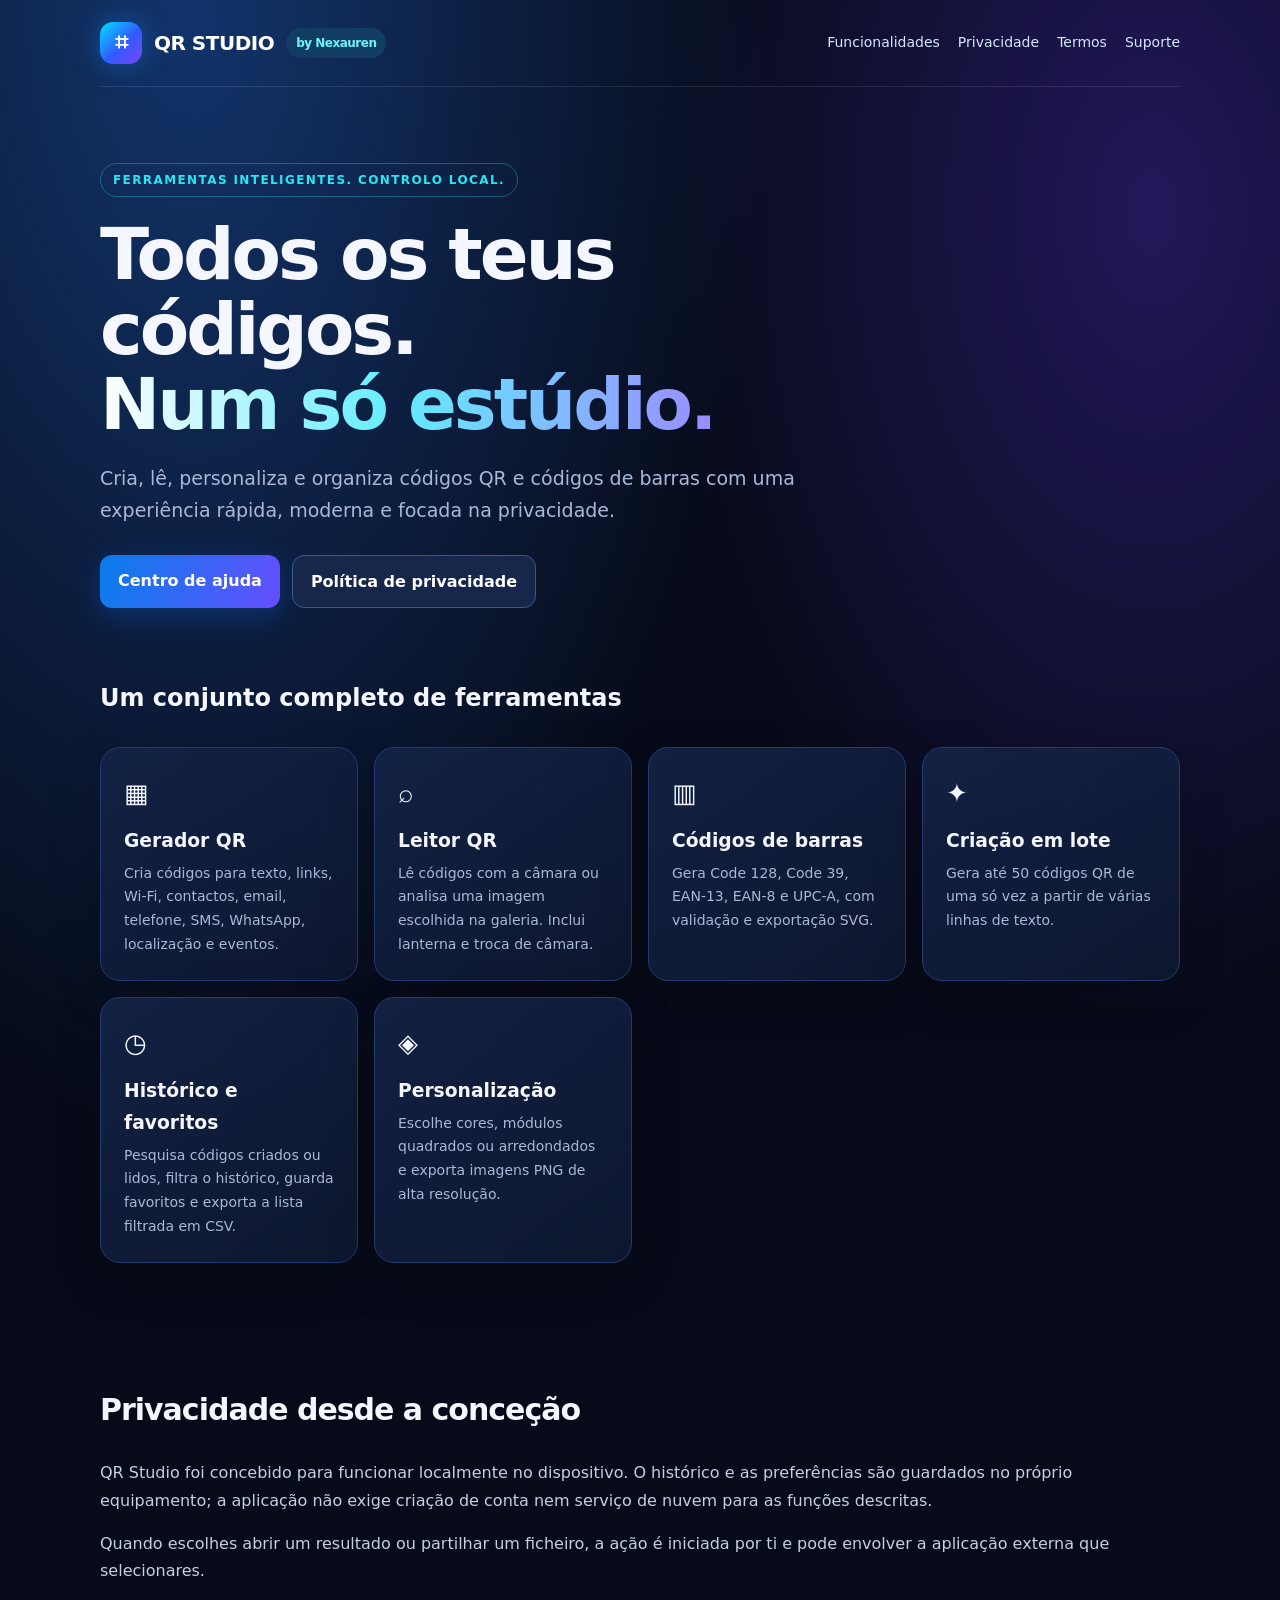
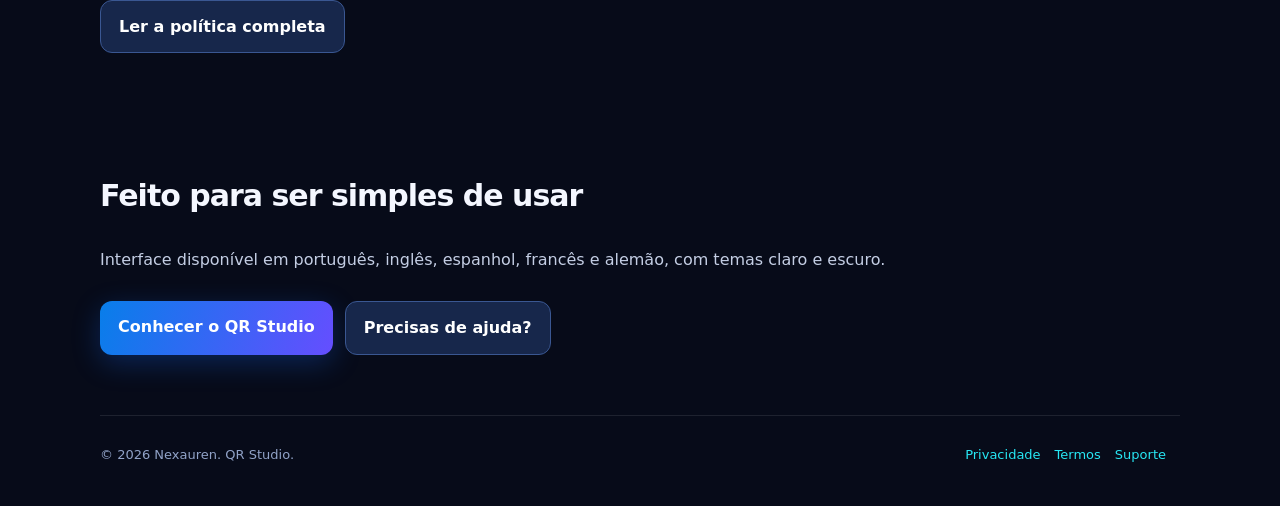
<file: docs/index.html>
<!doctype html>
<html lang="pt">
<head>
<meta charset="utf-8"><meta name="viewport" content="width=device-width,initial-scale=1">
<meta name="description" content="QR Studio by Nexauren — crie, leia, personalize e organize códigos QR e códigos de barras num só lugar.">
<meta name="theme-color" content="#070b19">
<title>QR Studio — Ferramentas QR e códigos de barras | Nexauren</title>
<link rel="stylesheet" href="assets/site.css">
</head>
<body><div class="wrap">
<header class="top"><a class="brand" href="index.html"><span class="mark">⌗</span> QR STUDIO <span class="pill">by Nexauren</span></a><nav class="nav"><a href="#features">Funcionalidades</a><a href="privacy.html">Privacidade</a><a href="terms.html">Termos</a><a href="support.html">Suporte</a></nav></header>
<main>
<section class="hero"><span class="eyebrow">Ferramentas inteligentes. Controlo local.</span><h1>Todos os teus códigos.<br><span class="gradient">Num só estúdio.</span></h1><p class="lead">Cria, lê, personaliza e organiza códigos QR e códigos de barras com uma experiência rápida, moderna e focada na privacidade.</p><div class="actions"><a class="btn" href="support.html">Centro de ajuda</a><a class="btn alt" href="privacy.html">Política de privacidade</a></div></section>
<section id="features"><h2>Um conjunto completo de ferramentas</h2><div class="grid">
<article class="card"><div class="ico">▦</div><h3>Gerador QR</h3><p>Cria códigos para texto, links, Wi-Fi, contactos, email, telefone, SMS, WhatsApp, localização e eventos.</p></article>
<article class="card"><div class="ico">⌕</div><h3>Leitor QR</h3><p>Lê códigos com a câmara ou analisa uma imagem escolhida na galeria. Inclui lanterna e troca de câmara.</p></article>
<article class="card"><div class="ico">▥</div><h3>Códigos de barras</h3><p>Gera Code 128, Code 39, EAN-13, EAN-8 e UPC-A, com validação e exportação SVG.</p></article>
<article class="card"><div class="ico">✦</div><h3>Criação em lote</h3><p>Gera até 50 códigos QR de uma só vez a partir de várias linhas de texto.</p></article>
<article class="card"><div class="ico">◷</div><h3>Histórico e favoritos</h3><p>Pesquisa códigos criados ou lidos, filtra o histórico, guarda favoritos e exporta a lista filtrada em CSV.</p></article>
<article class="card"><div class="ico">◈</div><h3>Personalização</h3><p>Escolhe cores, módulos quadrados ou arredondados e exporta imagens PNG de alta resolução.</p></article>
</div></section>
<section class="section"><h2>Privacidade desde a conceção</h2><p>QR Studio foi concebido para funcionar localmente no dispositivo. O histórico e as preferências são guardados no próprio equipamento; a aplicação não exige criação de conta nem serviço de nuvem para as funções descritas.</p><p>Quando escolhes abrir um resultado ou partilhar um ficheiro, a ação é iniciada por ti e pode envolver a aplicação externa que selecionares.</p><a class="btn alt" href="privacy.html">Ler a política completa</a></section>
<section class="section"><h2>Feito para ser simples de usar</h2><p>Interface disponível em português, inglês, espanhol, francês e alemão, com temas claro e escuro.</p><div class="actions"><a class="btn" href="about.html">Conhecer o QR Studio</a><a class="btn alt" href="support.html">Precisas de ajuda?</a></div></section>
</main>
<footer class="footer"><div>© 2026 Nexauren. QR Studio.</div><div><a href="privacy.html">Privacidade</a><a href="terms.html">Termos</a><a href="support.html">Suporte</a></div></footer>
</div></body></html>
</file>
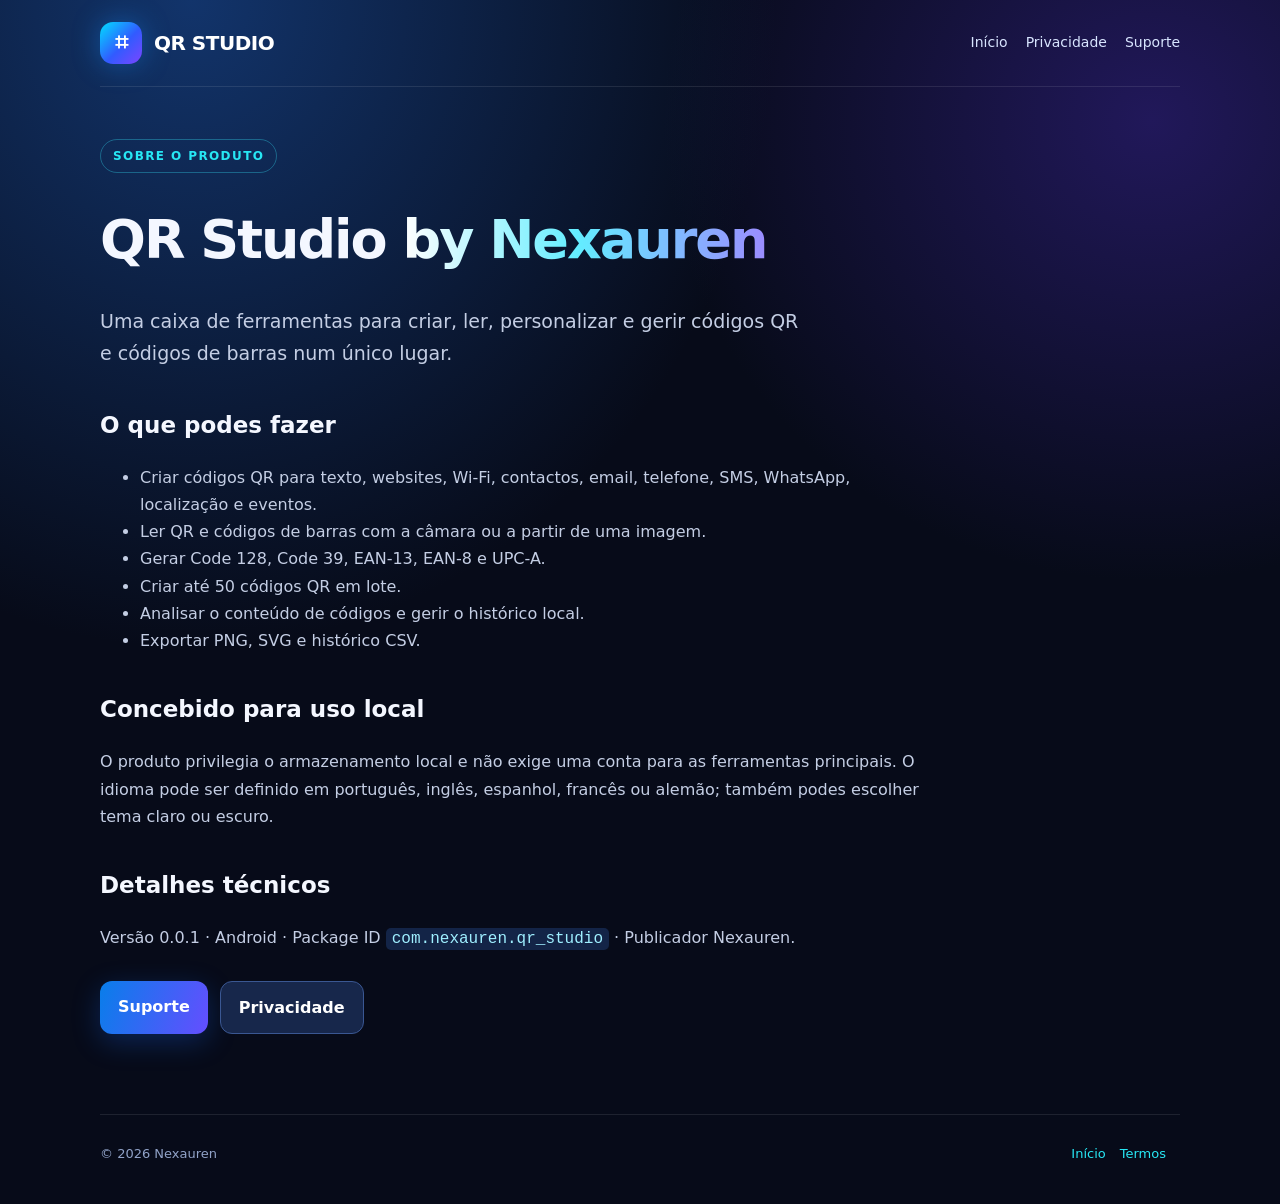
<file: docs/about.html>
<!doctype html>
<html lang="pt"><head><meta charset="utf-8"><meta name="viewport" content="width=device-width,initial-scale=1"><meta name="description" content="Sobre o QR Studio by Nexauren."><meta name="theme-color" content="#070b19"><title>Sobre — QR Studio</title><link rel="stylesheet" href="assets/site.css"></head>
<body><div class="wrap"><header class="top"><a class="brand" href="index.html"><span class="mark">⌗</span> QR STUDIO</a><nav class="nav"><a href="index.html">Início</a><a href="privacy.html">Privacidade</a><a href="support.html">Suporte</a></nav></header>
<main class="doc"><span class="eyebrow">Sobre o produto</span><h1>QR Studio <span class="gradient">by Nexauren</span></h1><p class="lead">Uma caixa de ferramentas para criar, ler, personalizar e gerir códigos QR e códigos de barras num único lugar.</p>
<h2>O que podes fazer</h2><ul><li>Criar códigos QR para texto, websites, Wi-Fi, contactos, email, telefone, SMS, WhatsApp, localização e eventos.</li><li>Ler QR e códigos de barras com a câmara ou a partir de uma imagem.</li><li>Gerar Code 128, Code 39, EAN-13, EAN-8 e UPC-A.</li><li>Criar até 50 códigos QR em lote.</li><li>Analisar o conteúdo de códigos e gerir o histórico local.</li><li>Exportar PNG, SVG e histórico CSV.</li></ul>
<h2>Concebido para uso local</h2><p>O produto privilegia o armazenamento local e não exige uma conta para as ferramentas principais. O idioma pode ser definido em português, inglês, espanhol, francês ou alemão; também podes escolher tema claro ou escuro.</p>
<h2>Detalhes técnicos</h2><p>Versão 0.0.1 · Android · Package ID <code>com.nexauren.qr_studio</code> · Publicador Nexauren.</p>
<div class="actions"><a class="btn" href="support.html">Suporte</a><a class="btn alt" href="privacy.html">Privacidade</a></div></main><footer class="footer"><div>© 2026 Nexauren</div><div><a href="index.html">Início</a><a href="terms.html">Termos</a></div></footer></div></body></html>
</file>
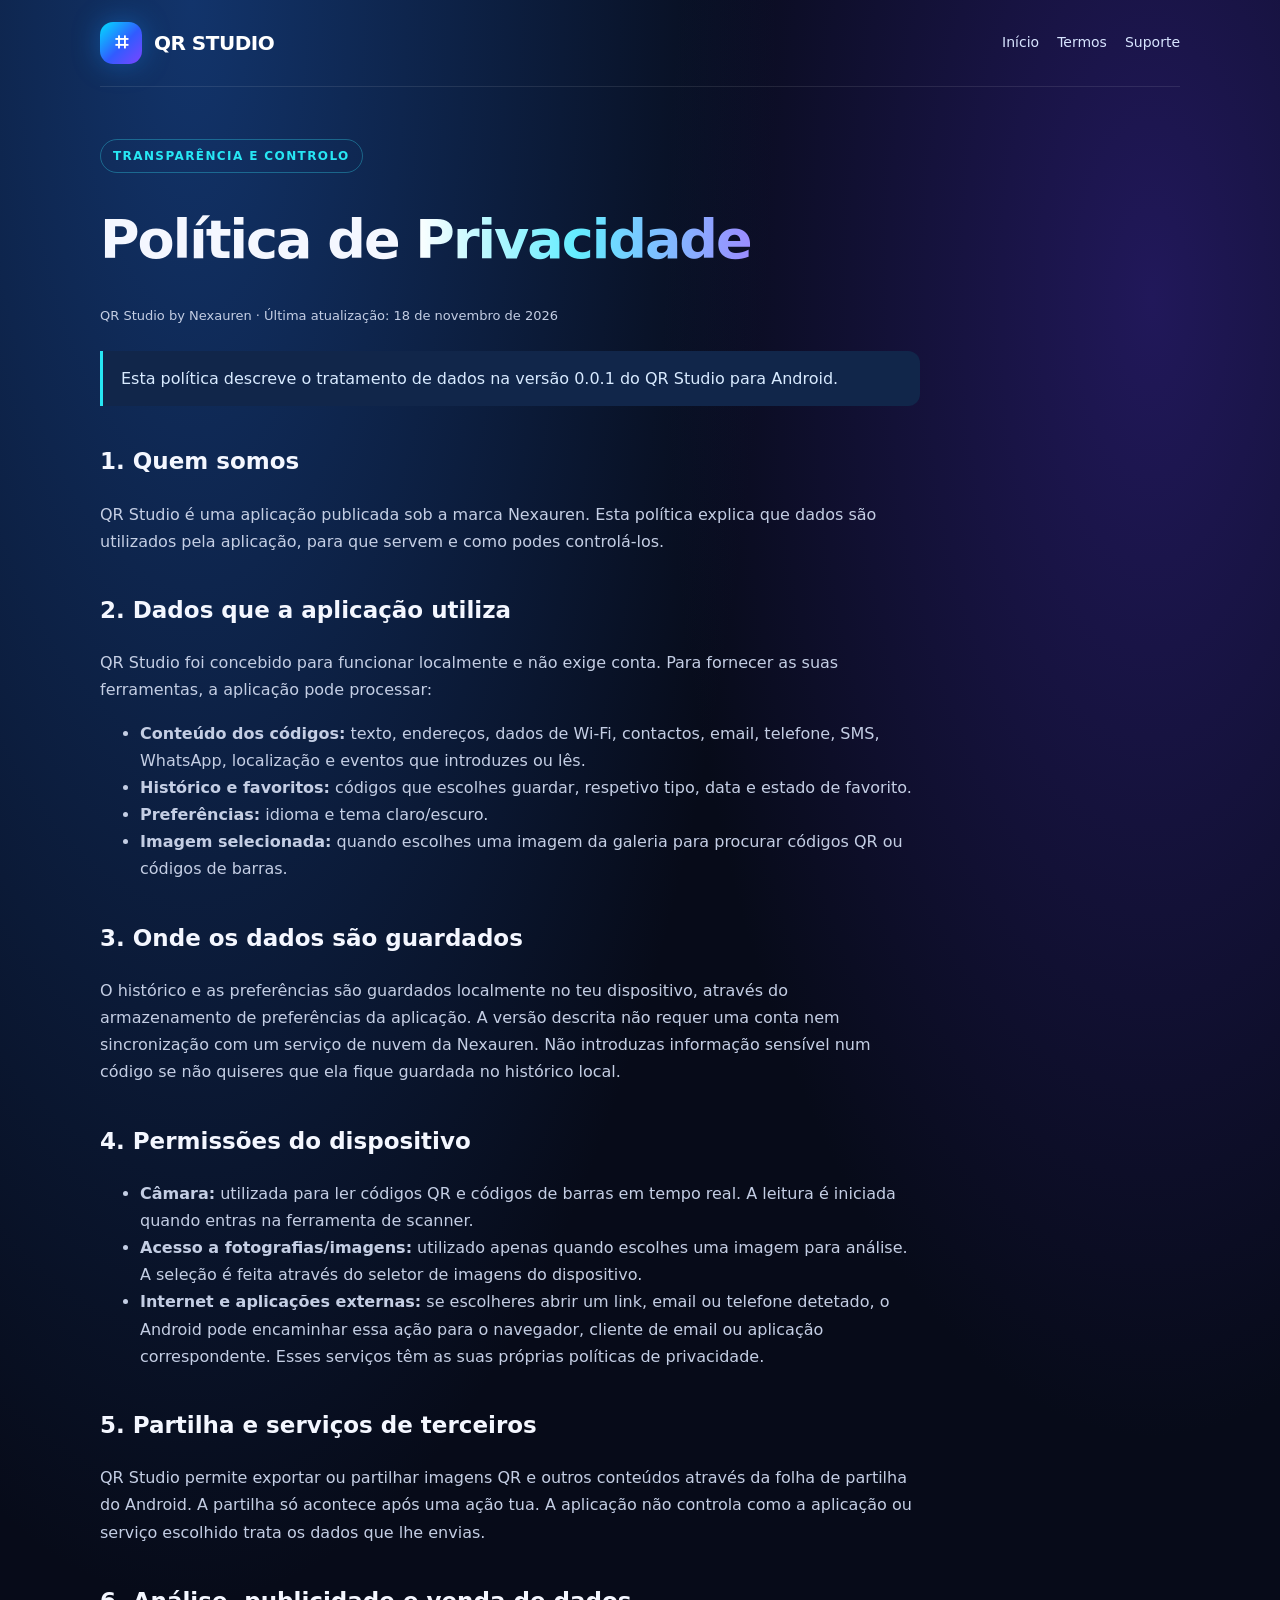
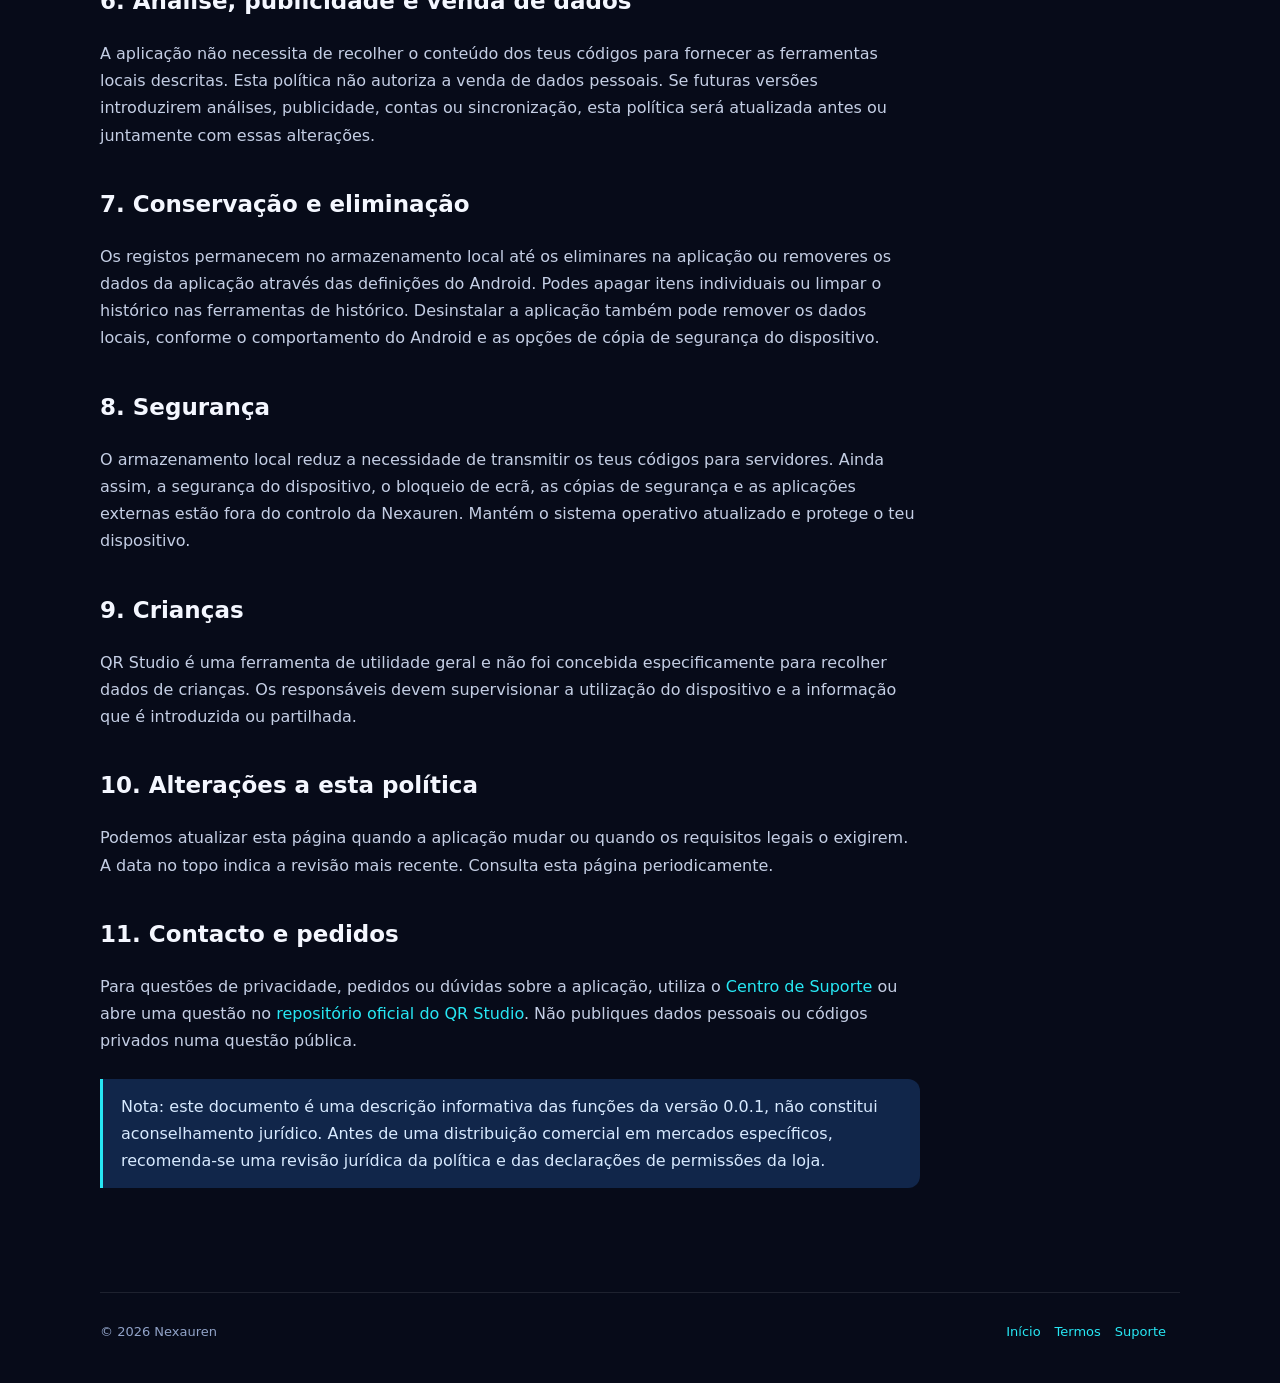
<file: docs/privacy.html>
<!doctype html>
<html lang="pt"><head><meta charset="utf-8"><meta name="viewport" content="width=device-width,initial-scale=1"><meta name="description" content="Política de Privacidade do QR Studio by Nexauren."><meta name="theme-color" content="#070b19"><title>Política de Privacidade — QR Studio</title><link rel="stylesheet" href="assets/site.css"></head>
<body><div class="wrap"><header class="top"><a class="brand" href="index.html"><span class="mark">⌗</span> QR STUDIO</a><nav class="nav"><a href="index.html">Início</a><a href="terms.html">Termos</a><a href="support.html">Suporte</a></nav></header>
<main class="doc"><span class="eyebrow">Transparência e controlo</span><h1>Política de <span class="gradient">Privacidade</span></h1><p class="meta">QR Studio by Nexauren · Última atualização: 18 de novembro de 2026</p>
<div class="notice">Esta política descreve o tratamento de dados na versão 0.0.1 do QR Studio para Android.</div>
<h2>1. Quem somos</h2><p>QR Studio é uma aplicação publicada sob a marca Nexauren. Esta política explica que dados são utilizados pela aplicação, para que servem e como podes controlá-los.</p>
<h2>2. Dados que a aplicação utiliza</h2><p>QR Studio foi concebido para funcionar localmente e não exige conta. Para fornecer as suas ferramentas, a aplicação pode processar:</p><ul><li><strong>Conteúdo dos códigos:</strong> texto, endereços, dados de Wi-Fi, contactos, email, telefone, SMS, WhatsApp, localização e eventos que introduzes ou lês.</li><li><strong>Histórico e favoritos:</strong> códigos que escolhes guardar, respetivo tipo, data e estado de favorito.</li><li><strong>Preferências:</strong> idioma e tema claro/escuro.</li><li><strong>Imagem selecionada:</strong> quando escolhes uma imagem da galeria para procurar códigos QR ou códigos de barras.</li></ul>
<h2>3. Onde os dados são guardados</h2><p>O histórico e as preferências são guardados localmente no teu dispositivo, através do armazenamento de preferências da aplicação. A versão descrita não requer uma conta nem sincronização com um serviço de nuvem da Nexauren. Não introduzas informação sensível num código se não quiseres que ela fique guardada no histórico local.</p>
<h2>4. Permissões do dispositivo</h2><ul><li><strong>Câmara:</strong> utilizada para ler códigos QR e códigos de barras em tempo real. A leitura é iniciada quando entras na ferramenta de scanner.</li><li><strong>Acesso a fotografias/imagens:</strong> utilizado apenas quando escolhes uma imagem para análise. A seleção é feita através do seletor de imagens do dispositivo.</li><li><strong>Internet e aplicações externas:</strong> se escolheres abrir um link, email ou telefone detetado, o Android pode encaminhar essa ação para o navegador, cliente de email ou aplicação correspondente. Esses serviços têm as suas próprias políticas de privacidade.</li></ul>
<h2>5. Partilha e serviços de terceiros</h2><p>QR Studio permite exportar ou partilhar imagens QR e outros conteúdos através da folha de partilha do Android. A partilha só acontece após uma ação tua. A aplicação não controla como a aplicação ou serviço escolhido trata os dados que lhe envias.</p>
<h2>6. Análise, publicidade e venda de dados</h2><p>A aplicação não necessita de recolher o conteúdo dos teus códigos para fornecer as ferramentas locais descritas. Esta política não autoriza a venda de dados pessoais. Se futuras versões introduzirem análises, publicidade, contas ou sincronização, esta política será atualizada antes ou juntamente com essas alterações.</p>
<h2>7. Conservação e eliminação</h2><p>Os registos permanecem no armazenamento local até os eliminares na aplicação ou removeres os dados da aplicação através das definições do Android. Podes apagar itens individuais ou limpar o histórico nas ferramentas de histórico. Desinstalar a aplicação também pode remover os dados locais, conforme o comportamento do Android e as opções de cópia de segurança do dispositivo.</p>
<h2>8. Segurança</h2><p>O armazenamento local reduz a necessidade de transmitir os teus códigos para servidores. Ainda assim, a segurança do dispositivo, o bloqueio de ecrã, as cópias de segurança e as aplicações externas estão fora do controlo da Nexauren. Mantém o sistema operativo atualizado e protege o teu dispositivo.</p>
<h2>9. Crianças</h2><p>QR Studio é uma ferramenta de utilidade geral e não foi concebida especificamente para recolher dados de crianças. Os responsáveis devem supervisionar a utilização do dispositivo e a informação que é introduzida ou partilhada.</p>
<h2>10. Alterações a esta política</h2><p>Podemos atualizar esta página quando a aplicação mudar ou quando os requisitos legais o exigirem. A data no topo indica a revisão mais recente. Consulta esta página periodicamente.</p>
<h2>11. Contacto e pedidos</h2><p>Para questões de privacidade, pedidos ou dúvidas sobre a aplicação, utiliza o <a href="support.html">Centro de Suporte</a> ou abre uma questão no <a href="https://github.com/nexauren1/QR-Studio./issues" target="_blank" rel="noopener">repositório oficial do QR Studio</a>. Não publiques dados pessoais ou códigos privados numa questão pública.</p>
<div class="notice">Nota: este documento é uma descrição informativa das funções da versão 0.0.1, não constitui aconselhamento jurídico. Antes de uma distribuição comercial em mercados específicos, recomenda-se uma revisão jurídica da política e das declarações de permissões da loja.</div>
</main><footer class="footer"><div>© 2026 Nexauren</div><div><a href="index.html">Início</a><a href="terms.html">Termos</a><a href="support.html">Suporte</a></div></footer></div></body></html>
</file>
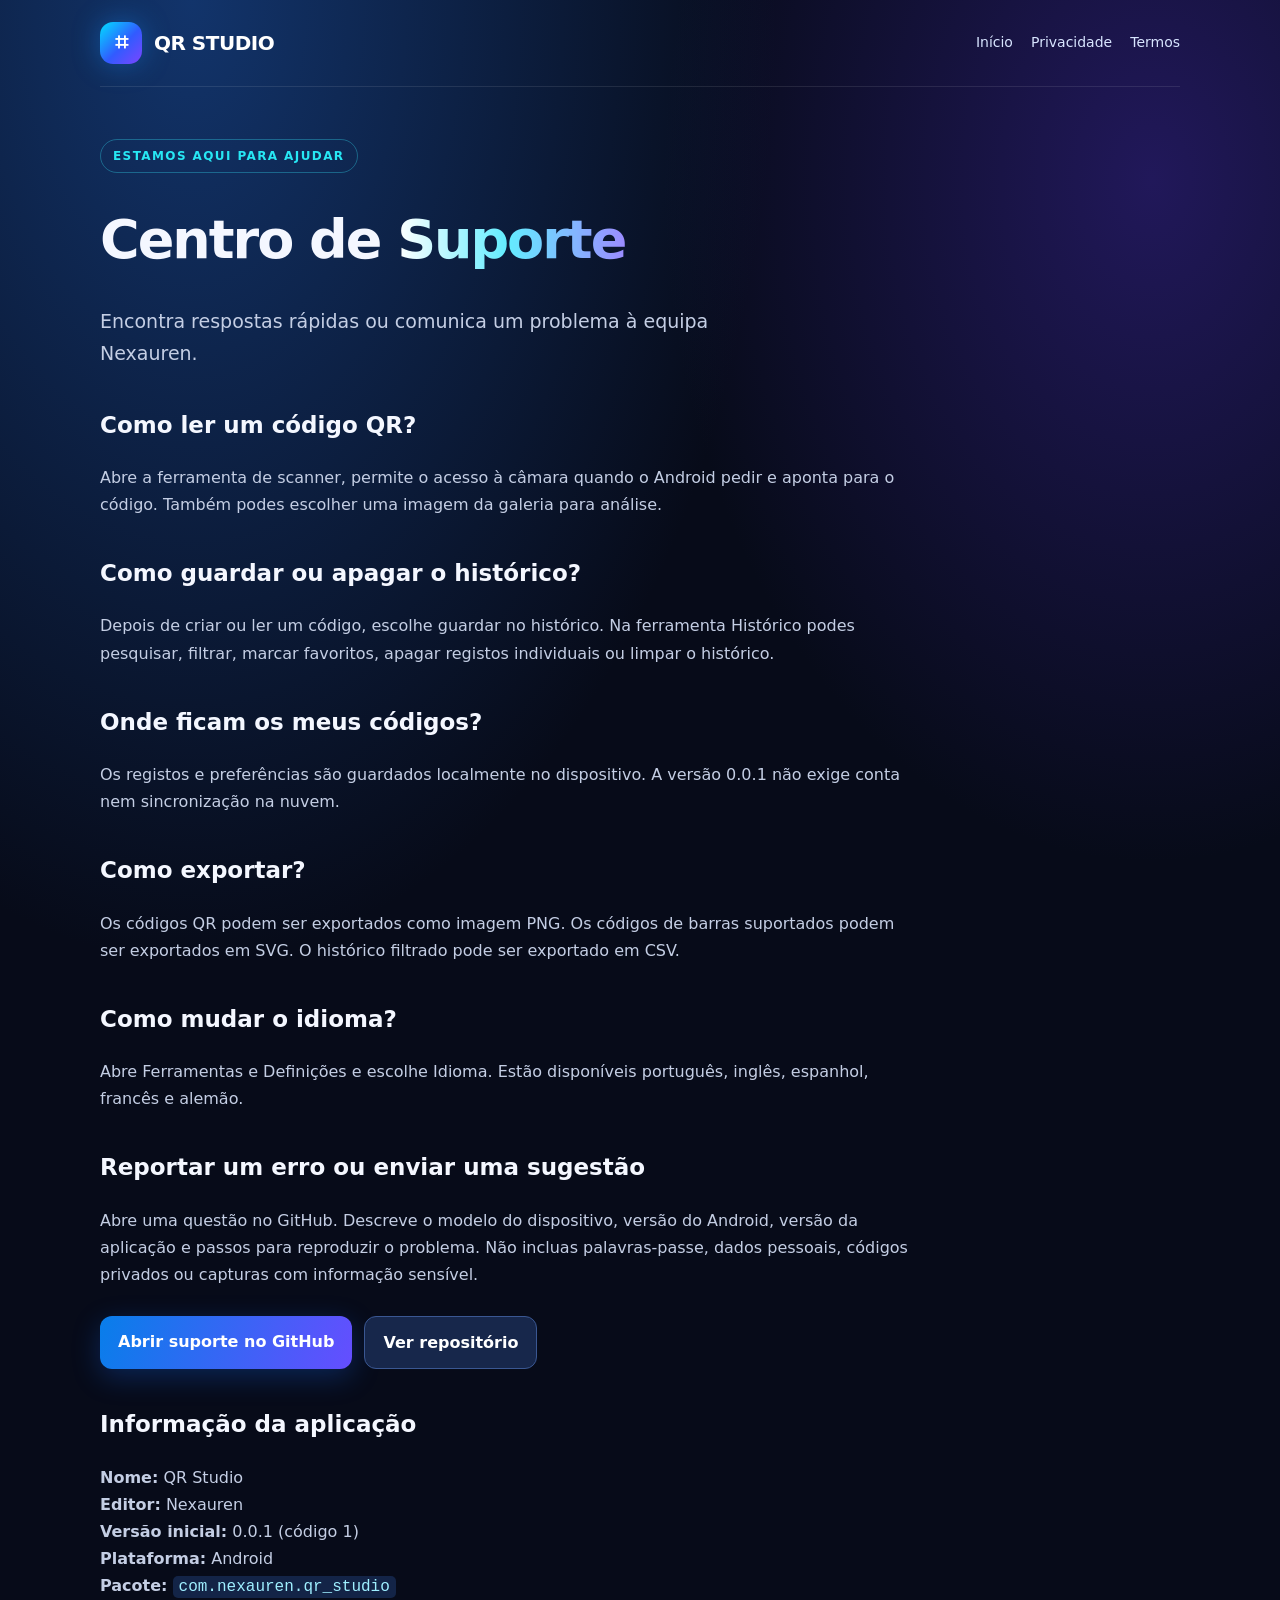
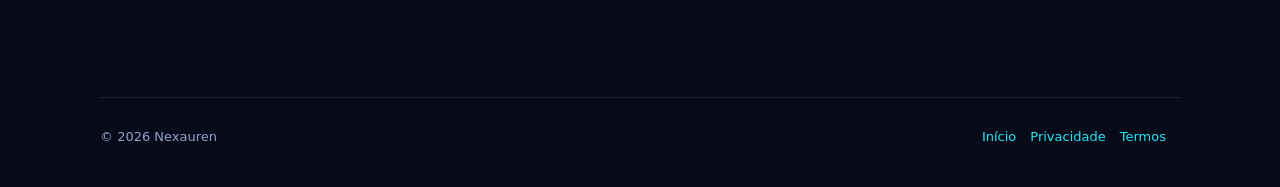
<file: docs/support.html>
<!doctype html>
<html lang="pt"><head><meta charset="utf-8"><meta name="viewport" content="width=device-width,initial-scale=1"><meta name="description" content="Ajuda, perguntas frequentes e suporte para QR Studio."><meta name="theme-color" content="#070b19"><title>Suporte — QR Studio</title><link rel="stylesheet" href="assets/site.css"></head>
<body><div class="wrap"><header class="top"><a class="brand" href="index.html"><span class="mark">⌗</span> QR STUDIO</a><nav class="nav"><a href="index.html">Início</a><a href="privacy.html">Privacidade</a><a href="terms.html">Termos</a></nav></header>
<main class="doc"><span class="eyebrow">Estamos aqui para ajudar</span><h1>Centro de <span class="gradient">Suporte</span></h1><p class="lead">Encontra respostas rápidas ou comunica um problema à equipa Nexauren.</p>
<h2>Como ler um código QR?</h2><p>Abre a ferramenta de scanner, permite o acesso à câmara quando o Android pedir e aponta para o código. Também podes escolher uma imagem da galeria para análise.</p>
<h2>Como guardar ou apagar o histórico?</h2><p>Depois de criar ou ler um código, escolhe guardar no histórico. Na ferramenta Histórico podes pesquisar, filtrar, marcar favoritos, apagar registos individuais ou limpar o histórico.</p>
<h2>Onde ficam os meus códigos?</h2><p>Os registos e preferências são guardados localmente no dispositivo. A versão 0.0.1 não exige conta nem sincronização na nuvem.</p>
<h2>Como exportar?</h2><p>Os códigos QR podem ser exportados como imagem PNG. Os códigos de barras suportados podem ser exportados em SVG. O histórico filtrado pode ser exportado em CSV.</p>
<h2>Como mudar o idioma?</h2><p>Abre Ferramentas e Definições e escolhe Idioma. Estão disponíveis português, inglês, espanhol, francês e alemão.</p>
<h2>Reportar um erro ou enviar uma sugestão</h2><p>Abre uma questão no GitHub. Descreve o modelo do dispositivo, versão do Android, versão da aplicação e passos para reproduzir o problema. Não incluas palavras-passe, dados pessoais, códigos privados ou capturas com informação sensível.</p><div class="actions"><a class="btn" href="https://github.com/nexauren1/QR-Studio./issues" target="_blank" rel="noopener">Abrir suporte no GitHub</a><a class="btn alt" href="https://github.com/nexauren1/QR-Studio." target="_blank" rel="noopener">Ver repositório</a></div>
<h2>Informação da aplicação</h2><p><strong>Nome:</strong> QR Studio<br><strong>Editor:</strong> Nexauren<br><strong>Versão inicial:</strong> 0.0.1 (código 1)<br><strong>Plataforma:</strong> Android<br><strong>Pacote:</strong> <code>com.nexauren.qr_studio</code></p></main>
<footer class="footer"><div>© 2026 Nexauren</div><div><a href="index.html">Início</a><a href="privacy.html">Privacidade</a><a href="terms.html">Termos</a></div></footer></div></body></html>
</file>
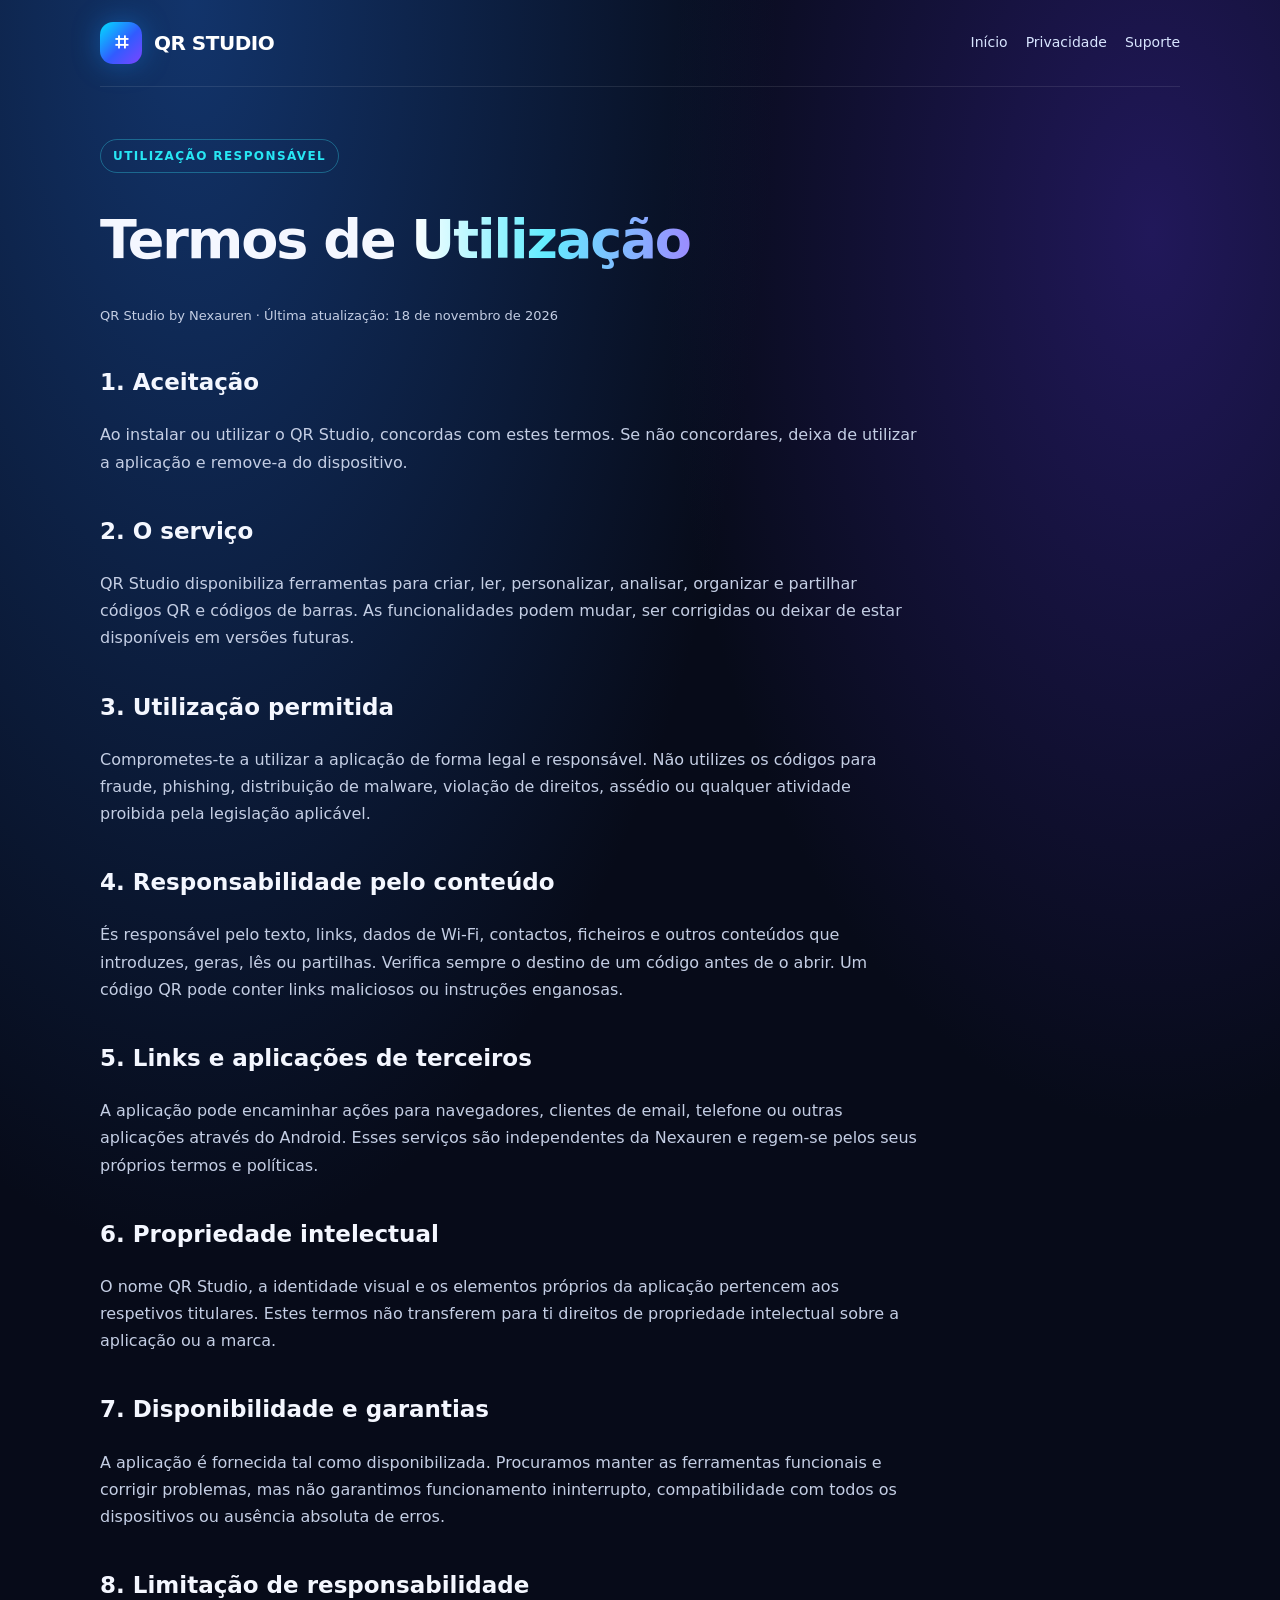
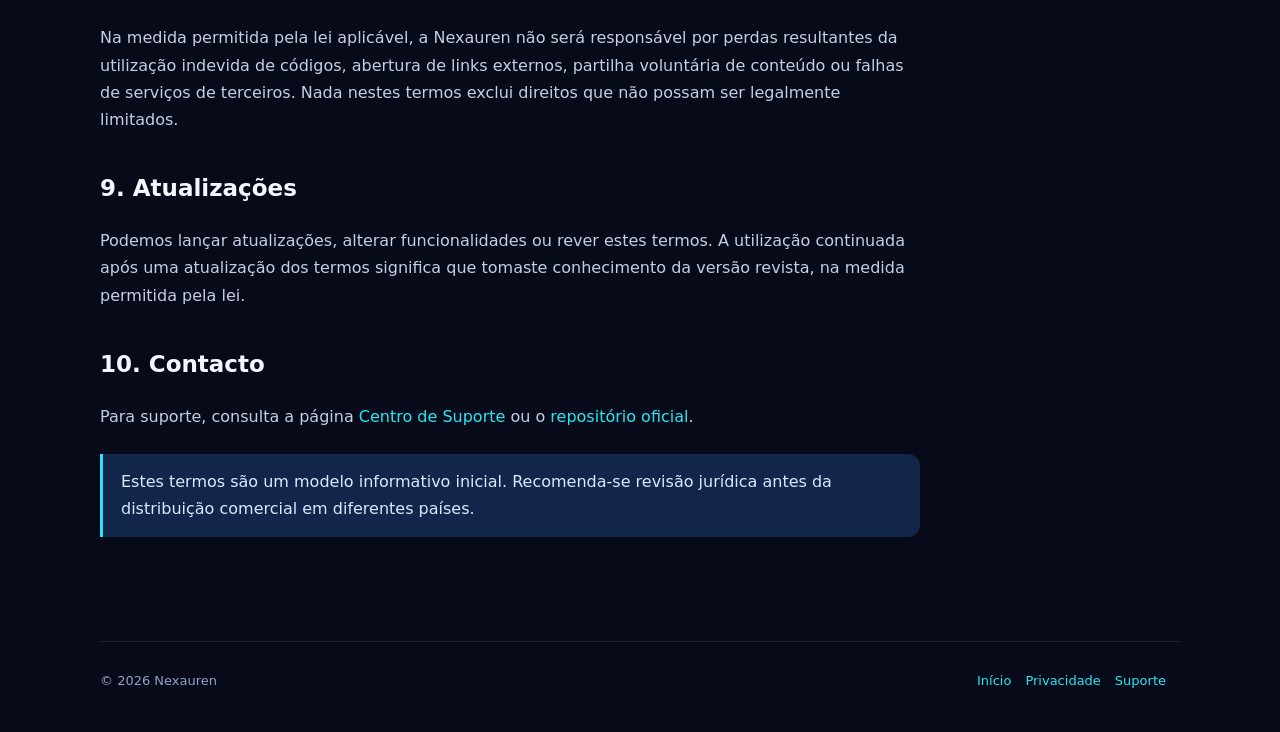
<file: docs/terms.html>
<!doctype html>
<html lang="pt"><head><meta charset="utf-8"><meta name="viewport" content="width=device-width,initial-scale=1"><meta name="description" content="Termos de utilização do QR Studio by Nexauren."><meta name="theme-color" content="#070b19"><title>Termos de Utilização — QR Studio</title><link rel="stylesheet" href="assets/site.css"></head>
<body><div class="wrap"><header class="top"><a class="brand" href="index.html"><span class="mark">⌗</span> QR STUDIO</a><nav class="nav"><a href="index.html">Início</a><a href="privacy.html">Privacidade</a><a href="support.html">Suporte</a></nav></header>
<main class="doc"><span class="eyebrow">Utilização responsável</span><h1>Termos de <span class="gradient">Utilização</span></h1><p class="meta">QR Studio by Nexauren · Última atualização: 18 de novembro de 2026</p>
<h2>1. Aceitação</h2><p>Ao instalar ou utilizar o QR Studio, concordas com estes termos. Se não concordares, deixa de utilizar a aplicação e remove-a do dispositivo.</p>
<h2>2. O serviço</h2><p>QR Studio disponibiliza ferramentas para criar, ler, personalizar, analisar, organizar e partilhar códigos QR e códigos de barras. As funcionalidades podem mudar, ser corrigidas ou deixar de estar disponíveis em versões futuras.</p>
<h2>3. Utilização permitida</h2><p>Comprometes-te a utilizar a aplicação de forma legal e responsável. Não utilizes os códigos para fraude, phishing, distribuição de malware, violação de direitos, assédio ou qualquer atividade proibida pela legislação aplicável.</p>
<h2>4. Responsabilidade pelo conteúdo</h2><p>És responsável pelo texto, links, dados de Wi-Fi, contactos, ficheiros e outros conteúdos que introduzes, geras, lês ou partilhas. Verifica sempre o destino de um código antes de o abrir. Um código QR pode conter links maliciosos ou instruções enganosas.</p>
<h2>5. Links e aplicações de terceiros</h2><p>A aplicação pode encaminhar ações para navegadores, clientes de email, telefone ou outras aplicações através do Android. Esses serviços são independentes da Nexauren e regem-se pelos seus próprios termos e políticas.</p>
<h2>6. Propriedade intelectual</h2><p>O nome QR Studio, a identidade visual e os elementos próprios da aplicação pertencem aos respetivos titulares. Estes termos não transferem para ti direitos de propriedade intelectual sobre a aplicação ou a marca.</p>
<h2>7. Disponibilidade e garantias</h2><p>A aplicação é fornecida tal como disponibilizada. Procuramos manter as ferramentas funcionais e corrigir problemas, mas não garantimos funcionamento ininterrupto, compatibilidade com todos os dispositivos ou ausência absoluta de erros.</p>
<h2>8. Limitação de responsabilidade</h2><p>Na medida permitida pela lei aplicável, a Nexauren não será responsável por perdas resultantes da utilização indevida de códigos, abertura de links externos, partilha voluntária de conteúdo ou falhas de serviços de terceiros. Nada nestes termos exclui direitos que não possam ser legalmente limitados.</p>
<h2>9. Atualizações</h2><p>Podemos lançar atualizações, alterar funcionalidades ou rever estes termos. A utilização continuada após uma atualização dos termos significa que tomaste conhecimento da versão revista, na medida permitida pela lei.</p>
<h2>10. Contacto</h2><p>Para suporte, consulta a página <a href="support.html">Centro de Suporte</a> ou o <a href="https://github.com/nexauren1/QR-Studio./issues" target="_blank" rel="noopener">repositório oficial</a>.</p>
<div class="notice">Estes termos são um modelo informativo inicial. Recomenda-se revisão jurídica antes da distribuição comercial em diferentes países.</div></main>
<footer class="footer"><div>© 2026 Nexauren</div><div><a href="index.html">Início</a><a href="privacy.html">Privacidade</a><a href="support.html">Suporte</a></div></footer></div></body></html>
</file>
<file: docs/assets/site.css>
:root{color-scheme:dark;--bg:#070b19;--panel:#101a35;--panel2:#142448;--line:#243a70;--text:#f4f7ff;--muted:#aab8d8;--cyan:#27e7f4;--blue:#287bff;--violet:#795cff}*{box-sizing:border-box}html{scroll-behavior:smooth}body{margin:0;background:radial-gradient(ellipse at 15% 0%,#12346b 0,transparent 38%),radial-gradient(ellipse at 90% 10%,#21185a 0,transparent 30%),var(--bg);color:var(--text);font:16px/1.7 Inter,system-ui,-apple-system,Segoe UI,sans-serif}a{color:var(--cyan);text-decoration:none}a:hover{text-decoration:underline}.wrap{width:min(1080px,calc(100% - 36px));margin:auto}.top{display:flex;align-items:center;justify-content:space-between;gap:18px;padding:22px 0;border-bottom:1px solid #ffffff18}.brand{display:flex;align-items:center;gap:12px;color:white;font-weight:850;font-size:20px;letter-spacing:-.5px}.mark{display:grid;place-items:center;width:42px;height:42px;border-radius:13px;background:linear-gradient(135deg,#00dfff,#315bff 55%,#7c45ff);box-shadow:0 0 28px #168eff66;font-size:23px}.nav{display:flex;gap:18px;flex-wrap:wrap;font-size:14px}.nav a{color:#d8e5ff}.hero{padding:76px 0 50px;max-width:850px}.eyebrow{display:inline-flex;padding:6px 12px;border:1px solid #35dff455;border-radius:99px;color:var(--cyan);font-size:12px;font-weight:800;letter-spacing:1.4px;text-transform:uppercase}.hero h1{font-size:clamp(42px,7vw,72px);line-height:1.04;letter-spacing:-3px;margin:20px 0}.gradient{background:linear-gradient(90deg,#fff,#63edff 48%,#9b8cff);background-clip:text;color:transparent}.lead{color:var(--muted);font-size:19px;max-width:700px}.actions{display:flex;gap:12px;flex-wrap:wrap;margin-top:28px}.btn{display:inline-flex;padding:12px 18px;border-radius:12px;background:linear-gradient(110deg,#087eea,#654eff);color:white;font-weight:800;box-shadow:0 8px 28px #176bff44}.btn.alt{background:#17274b;border:1px solid #3a5792;box-shadow:none}.grid{display:grid;grid-template-columns:repeat(auto-fit,minmax(220px,1fr));gap:16px;margin:28px 0 64px}.card{background:linear-gradient(145deg,#142448dd,#0d1730ee);border:1px solid var(--line);border-radius:20px;padding:23px;box-shadow:0 16px 50px #0003}.card .ico{font-size:26px}.card h3{margin:10px 0 5px}.card p{color:var(--muted);font-size:14px;margin:0}.section{padding:32px 0 60px}.section h2{font-size:30px;letter-spacing:-1px}.section p,.section li{color:#c4cee4}.section h3{margin-top:28px}.section ul{padding-left:22px}.doc{max-width:820px;padding:52px 0 80px}.doc h1{font-size:clamp(36px,6vw,54px);line-height:1.1;letter-spacing:-2px}.doc h2{font-size:23px;margin-top:36px}.doc p,.doc li{color:#c4cee4}.meta{color:#8fa5d0;font-size:13px}.notice{border-left:3px solid var(--cyan);background:#11264a;padding:14px 18px;border-radius:0 12px 12px 0;color:#d8eaff;margin:24px 0}.footer{border-top:1px solid #ffffff18;padding:28px 0 40px;color:#91a3c8;font-size:13px;display:flex;justify-content:space-between;gap:18px;flex-wrap:wrap}.footer a{margin-right:14px}.pill{display:inline-block;padding:5px 10px;border-radius:99px;background:#123d63;color:#6df4ff;font-size:12px;font-weight:700}code{background:#132447;padding:2px 6px;border-radius:5px;color:#9fefff}@media(max-width:650px){.top{align-items:flex-start;flex-direction:column}.nav{gap:12px}.hero{padding-top:52px}.hero h1{letter-spacing:-2px}.lead{font-size:17px}}
</file>
